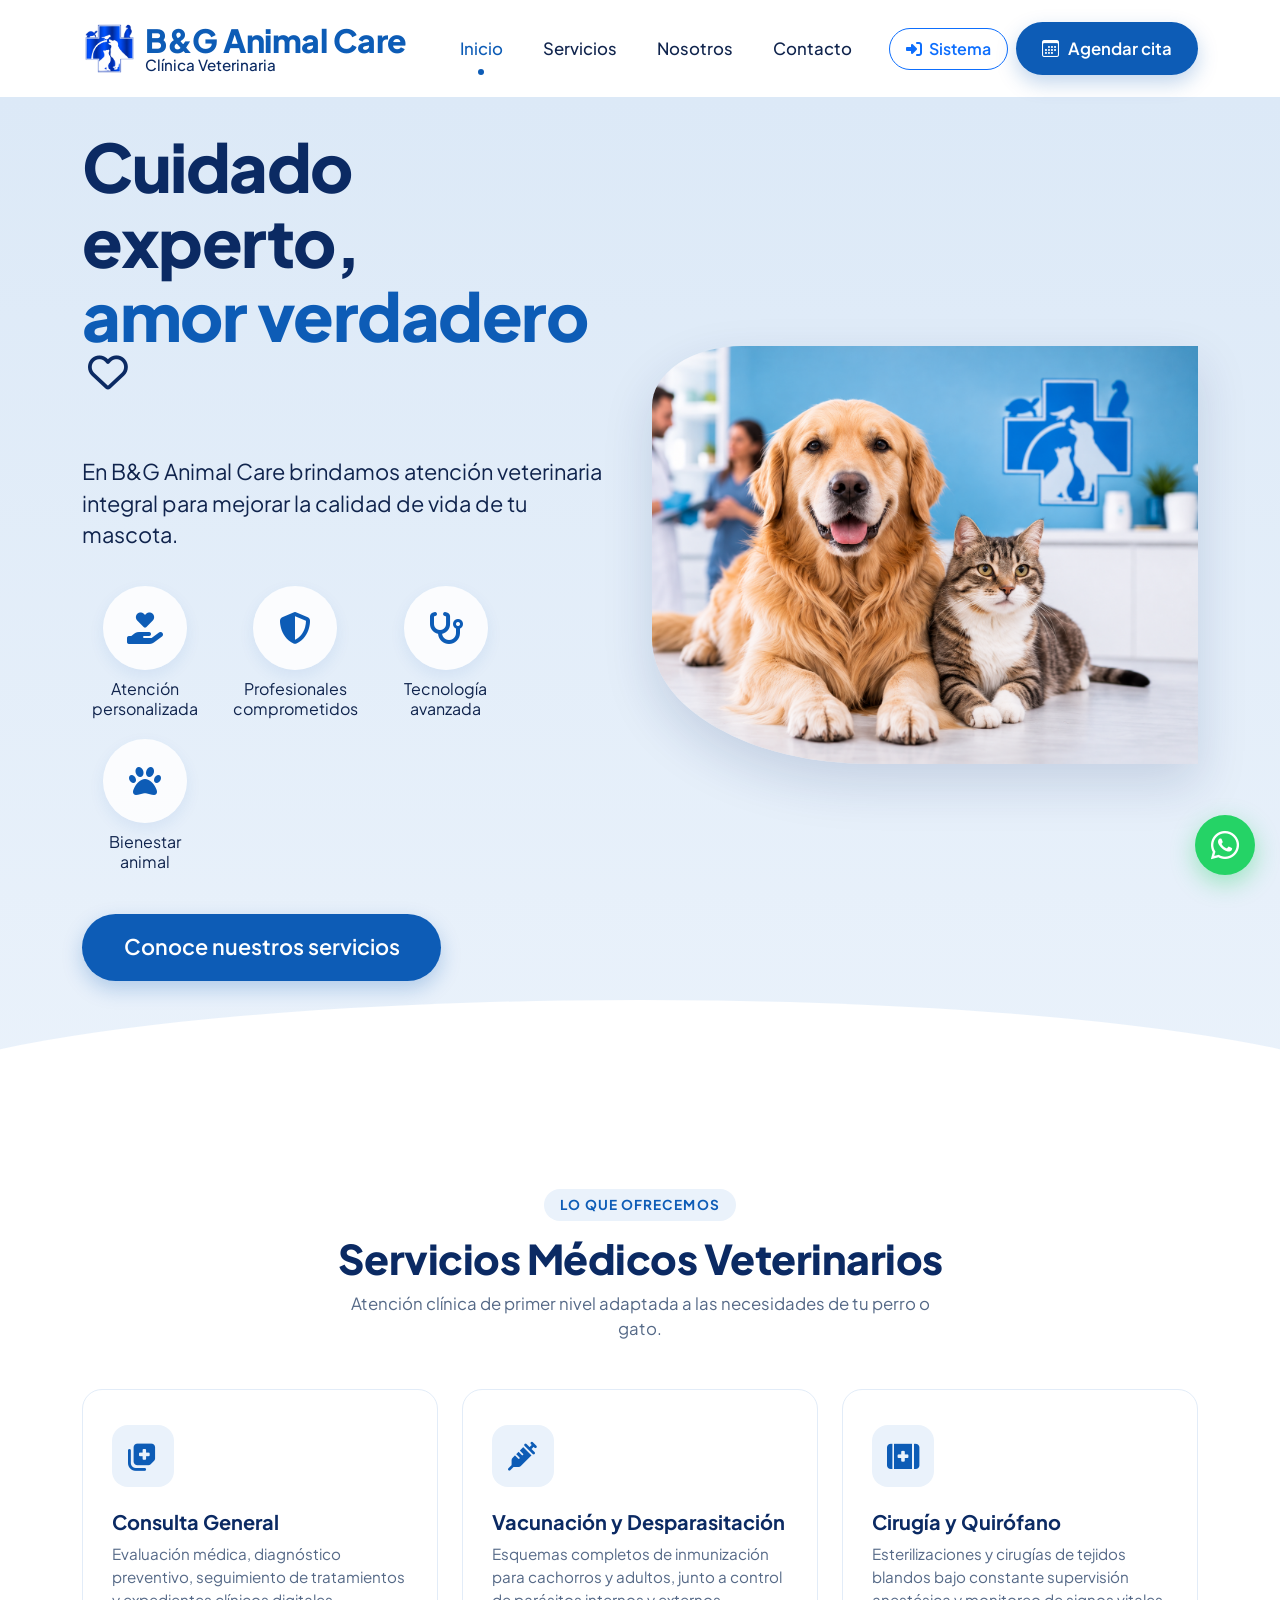
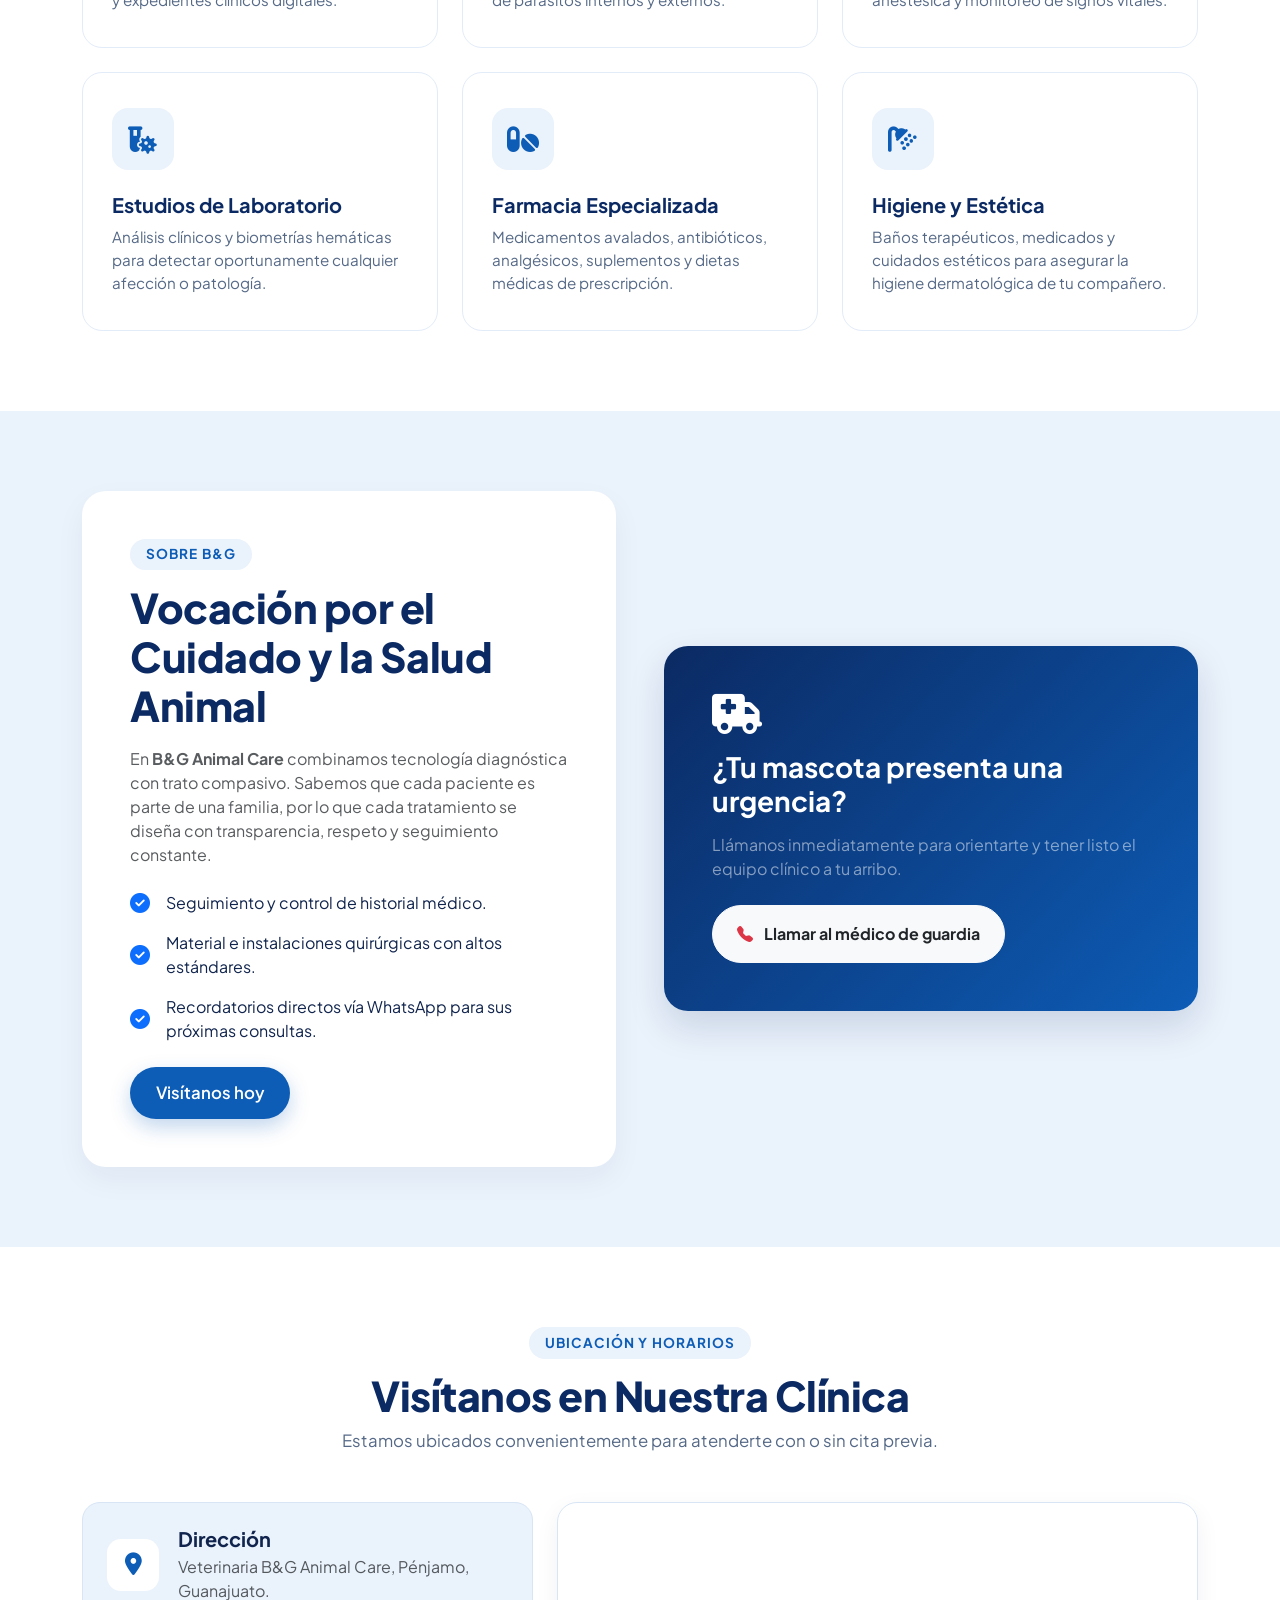
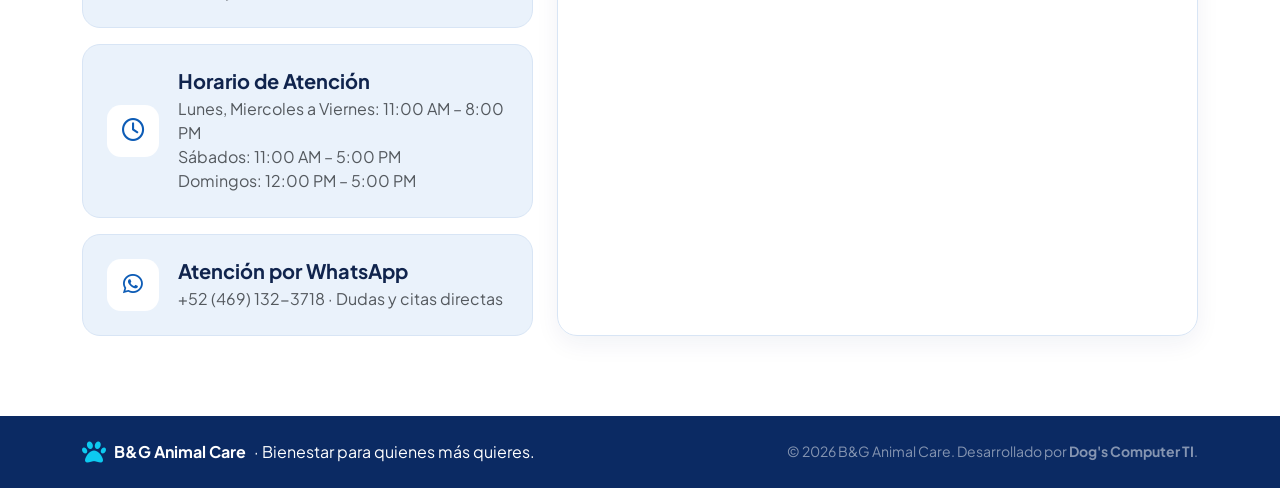
<file: index.html>
<!DOCTYPE html>
<html lang="es">
<head>
    <meta charset="utf-8">
    <meta name="viewport" content="width=device-width, initial-scale=1">
    <title>B&G Animal Care | Clínica Veterinaria</title>
    
    <!-- Fuentes de Google -->
    <link rel="preconnect" href="https://fonts.googleapis.com">
    <link rel="preconnect" href="https://fonts.gstatic.com" crossorigin>
    <link href="https://fonts.googleapis.com/css2?family=Plus+Jakarta+Sans:wght@400;500;600;700;800&display=swap" rel="stylesheet">
    
    <!-- Bootstrap 5.3.3 & Iconos -->
    <link href="https://cdn.jsdelivr.net/npm/bootstrap@5.3.3/dist/css/bootstrap.min.css" rel="stylesheet">
    <link href="https://cdn.jsdelivr.net/npm/bootstrap-icons@1.11.3/font/bootstrap-icons.min.css" rel="stylesheet">
    <link href="https://cdnjs.cloudflare.com/ajax/libs/font-awesome/6.5.2/css/all.min.css" rel="stylesheet">

    <link rel="stylesheet" href="landing_page.css">
</head>
<body>

    <!-- ================= NAVBAR ================= -->
    <div class="sticky-top">
        <header class="encabezado">
            <nav class="navbar navbar-expand-lg">
                <div class="container">
                    <a href="#inicio" class="navbar-brand d-flex align-items-center gap-2">
                        <img src="img/Logo_b&g.png" alt="Logo B&G" height="55" width="55" class="object-fit-contain">
                        <span class="logo-texto">
                            <strong>B&amp;G Animal Care</strong>
                            <small>Clínica Veterinaria</small>
                        </span>
                    </a>

                    <!-- Botón Hamburguesa -->
                    <button class="navbar-toggler" type="button" data-bs-toggle="collapse" data-bs-target="#menuPrincipal" aria-controls="menuPrincipal" aria-expanded="false" aria-label="Abrir Menú">
                        <span class="navbar-toggler-icon"></span>
                    </button>

                    <!-- Menú Desplegable -->
                    <div class="collapse navbar-collapse" id="menuPrincipal">
                        <ul class="navbar-nav mx-auto mb-3 mb-lg-0 gap-lg-4 align-items-center">
                            <li class="nav-item"><a href="#inicio" class="nav-link active">Inicio</a></li>
                            <li class="nav-item"><a href="#servicios" class="nav-link">Servicios</a></li>
                            <li class="nav-item"><a href="#nosotros" class="nav-link">Nosotros</a></li>
                            <li class="nav-item"><a href="#contacto" class="nav-link">Contacto</a></li>
                        </ul>
                        <div class="d-flex align-items-center justify-content-center gap-2 mt-3 mt-lg-0">
                            <!-- Botón Acceso al Sistema -->
                            <button type="button" class="btn btn-outline-primary rounded-pill px-3 py-2 fw-semibold" data-bs-toggle="modal" data-bs-target="#modalLogin">
                                <i class="fa-solid fa-right-to-bracket me-1"></i> Sistema
                            </button>
                            <!-- Botón Agendar Cita -->
                            <a href="https://wa.me/5214691323718?text=Hola,%20me%20gustar%C3%ADa%20agendar%20una%20cita%20veterinaria" target="_blank" rel="noopener" class="btn boton-vet boton-vet-peq">
                                <i class="bi bi-calendar3"></i> Agendar cita
                            </a>
                        </div>
                    </div>
                </div>
            </nav>
        </header>
    </div>
    
    <main>
        <!-- ================= HERO ================= -->
        <section class="portada" id="inicio">
            <div class="container">
                <div class="row align-items-center g-4">
                    <div class="col-lg-6 portada-contenido">
                        <h1 class="portada-titulo">
                            Cuidado experto,
                            <span class="acento">amor verdadero</span>
                            <i class="fa-regular fa-heart corazon-decorativo"></i>
                        </h1>
                        <p class="portada-texto">
                            En B&amp;G Animal Care brindamos atención veterinaria integral para mejorar la calidad de vida de tu mascota.
                        </p>

                        <ul class="caracteristicas list-unstyled">
                            <li>
                                <span class="caracteristica-icono"><i class="fa-solid fa-hand-holding-heart"></i></span>
                                <span class="caracteristica-texto">Atención <br>personalizada</span>
                            </li>
                            <li>
                                <span class="caracteristica-icono"><i class="fa-solid fa-shield-halved"></i></span>
                                <span class="caracteristica-texto">Profesionales <br>comprometidos</span>
                            </li>
                            <li>
                                <span class="caracteristica-icono"><i class="fa-solid fa-stethoscope"></i></span>
                                <span class="caracteristica-texto">Tecnología <br>avanzada</span>
                            </li>
                            <li>
                                <span class="caracteristica-icono"><i class="fa-solid fa-paw"></i></span>
                                <span class="caracteristica-texto">Bienestar <br>animal</span>
                            </li>
                        </ul>
                        <a href="#servicios" class="btn boton-vet boton-vet-grand">Conoce nuestros servicios</a>
                    </div>
                    <div class="col-lg-6">
                        <div class="portada-imagen-caja">
                            <img src="img/portada-mascotas.png" alt="Mascotas atendidas en B&G" class="portada-imagen">
                        </div>
                    </div>
                </div>
            </div>
        </section>

        <!-- ================= SERVICIOS ================= -->
        <section class="seccion-padding" id="servicios">
            <div class="container">
                <div class="text-center mb-5">
                    <span class="badge-subtitulo">Lo que ofrecemos</span>
                    <h2 class="seccion-titulo">Servicios Médicos Veterinarios</h2>
                    <p class="seccion-descripcion">Atención clínica de primer nivel adaptada a las necesidades de tu perro o gato.</p>
                </div>

                <div class="row g-4">
                    <div class="col-md-6 col-lg-4">
                        <div class="tarjeta-servicio">
                            <div class="icono-servicio"><i class="fa-solid fa-notes-medical"></i></div>
                            <h3>Consulta General</h3>
                            <p>Evaluación médica, diagnóstico preventivo, seguimiento de tratamientos y expedientes clínicos digitales.</p>
                        </div>
                    </div>
                    <div class="col-md-6 col-lg-4">
                        <div class="tarjeta-servicio">
                            <div class="icono-servicio"><i class="fa-solid fa-syringe"></i></div>
                            <h3>Vacunación y Desparasitación</h3>
                            <p>Esquemas completos de inmunización para cachorros y adultos, junto a control de parásitos internos y externos.</p>
                        </div>
                    </div>
                    <div class="col-md-6 col-lg-4">
                        <div class="tarjeta-servicio">
                            <div class="icono-servicio"><i class="fa-solid fa-kit-medical"></i></div>
                            <h3>Cirugía y Quirófano</h3>
                            <p>Esterilizaciones y cirugías de tejidos blandos bajo constante supervisión anestésica y monitoreo de signos vitales.</p>
                        </div>
                    </div>
                    <div class="col-md-6 col-lg-4">
                        <div class="tarjeta-servicio">
                            <div class="icono-servicio"><i class="fa-solid fa-vial-virus"></i></div>
                            <h3>Estudios de Laboratorio</h3>
                            <p>Análisis clínicos y biometrías hemáticas para detectar oportunamente cualquier afección o patología.</p>
                        </div>
                    </div>
                    <div class="col-md-6 col-lg-4">
                        <div class="tarjeta-servicio">
                            <div class="icono-servicio"><i class="fa-solid fa-pills"></i></div>
                            <h3>Farmacia Especializada</h3>
                            <p>Medicamentos avalados, antibióticos, analgésicos, suplementos y dietas médicas de prescripción.</p>
                        </div>
                    </div>
                    <div class="col-md-6 col-lg-4">
                        <div class="tarjeta-servicio">
                            <div class="icono-servicio"><i class="fa-solid fa-shower"></i></div>
                            <h3>Higiene y Estética</h3>
                            <p>Baños terapéuticos, medicados y cuidados estéticos para asegurar la higiene dermatológica de tu compañero.</p>
                        </div>
                    </div>
                </div>
            </div>
        </section>

        <!-- ================= NOSOTROS ================= -->
        <section class="seccion-nosotros" id="nosotros">
            <div class="container">
                <div class="row align-items-center g-5">
                    <div class="col-lg-6">
                        <div class="tarjeta-nosotros-box p-4 p-md-5">
                            <span class="badge-subtitulo">Sobre B&amp;G</span>
                            <h2 class="seccion-titulo text-start mb-3">Vocación por el Cuidado y la Salud Animal</h2>
                            <p class="text-muted">
                                En <strong>B&amp;G Animal Care</strong> combinamos tecnología diagnóstica con trato compasivo. Sabemos que cada paciente es parte de una familia, por lo que cada tratamiento se diseña con transparencia, respeto y seguimiento constante.
                            </p>
                            <ul class="list-unstyled d-grid gap-3 mt-4 mb-4">
                                <li class="d-flex align-items-center gap-3">
                                    <i class="fa-solid fa-circle-check text-primary fs-5"></i>
                                    <span>Seguimiento y control de historial médico.</span>
                                </li>
                                <li class="d-flex align-items-center gap-3">
                                    <i class="fa-solid fa-circle-check text-primary fs-5"></i>
                                    <span>Material e instalaciones quirúrgicas con altos estándares.</span>
                                </li>
                                <li class="d-flex align-items-center gap-3">
                                    <i class="fa-solid fa-circle-check text-primary fs-5"></i>
                                    <span>Recordatorios directos vía WhatsApp para sus próximas consultas.</span>
                                </li>
                            </ul>
                            <a href="#contacto" class="btn boton-vet boton-vet-peq">Visítanos hoy</a>
                        </div>
                    </div>
                    <div class="col-lg-6">
                        <div class="tarjeta-urgencia p-4 p-md-5 text-white">
                            <i class="fa-solid fa-truck-medical fs-1 mb-3"></i>
                            <h3 class="fw-bold mb-3">¿Tu mascota presenta una urgencia?</h3>
                            <p class="mb-4 text-white-50">Llámanos inmediatamente para orientarte y tener listo el equipo clínico a tu arribo.</p>
                            <a href="tel:+5214691267790" class="btn btn-light rounded-pill px-4 py-3 fw-bold text-dark">
                                <i class="bi bi-telephone-fill me-2 text-danger"></i> Llamar al médico de guardia
                            </a>
                        </div>
                    </div>
                </div>
            </div>
        </section>

        <!-- ================= CONTACTO Y UBICACIÓN ================= -->
        <section class="seccion-padding" id="contacto">
            <div class="container">
                <div class="text-center mb-5">
                    <span class="badge-subtitulo">Ubicación y Horarios</span>
                    <h2 class="seccion-titulo">Visítanos en Nuestra Clínica</h2>
                    <p class="seccion-descripcion">Estamos ubicados convenientemente para atenderte con o sin cita previa.</p>
                </div>

                <div class="row g-4 align-items-stretch">
                    <div class="col-lg-5">
                        <div class="d-flex flex-column gap-3 h-100 justify-content-between">
                            <div class="tarjeta-contacto">
                                <div class="contacto-icono"><i class="fa-solid fa-location-dot"></i></div>
                                <div>
                                    <h5 class="fw-bold mb-1">Dirección</h5>
                                    <p class="text-muted mb-0">Veterinaria B&amp;G Animal Care, Pénjamo, Guanajuato.</p>
                                </div>
                            </div>
                            <div class="tarjeta-contacto">
                                <div class="contacto-icono"><i class="fa-regular fa-clock"></i></div>
                                <div>
                                    <h5 class="fw-bold mb-1">Horario de Atención</h5>
                                    <p class="text-muted mb-0">Lunes, Miercoles a Viernes: 11:00 AM – 8:00 PM<br>Sábados: 11:00 AM – 5:00 PM<br>Domingos: 12:00 PM – 5:00 PM</p>
                                </div>
                            </div>
                            <div class="tarjeta-contacto">
                                <div class="contacto-icono"><i class="fa-brands fa-whatsapp"></i></div>
                                <div>
                                    <h5 class="fw-bold mb-1">Atención por WhatsApp</h5>
                                    <p class="text-muted mb-0">+52 (469) 132-3718 · Dudas y citas directas</p>
                                </div>
                            </div>
                        </div>
                    </div>

                    <!-- Mapa de Google Maps -->
                    <div class="col-lg-7">
                        <div class="mapa-caja h-100">
                            <iframe 
                                src="https://www.google.com/maps/embed?pb=!1m18!1m12!1m3!1d3738.806010793495!2d-101.72221982480512!3d20.432062681071983!2m3!1f0!2f0!3f0!3m2!1i1024!2i768!4f13.1!3m3!1m2!1s0x842c13c632c0bea5%3A0xb654a2e99ffec23e!2sVeterinaria%20B%26G%20Animal%20Care!5e0!3m2!1ses-419!2smx!4v1794425595238!5m2!1ses-419!2smx"
                                width="100%" 
                                height="100%" 
                                style="border:0; min-height: 350px;" 
                                allowfullscreen="" 
                                loading="lazy" 
                                referrerpolicy="no-referrer-when-downgrade">
                            </iframe>
                        </div>
                    </div>
                </div>
            </div>
        </section>
    </main>

    <!-- ================= FOOTER ================= -->
    <footer class="pie-pagina text-white py-4">
        <div class="container d-flex flex-column flex-md-row justify-content-between align-items-center gap-3">
            <div class="d-flex align-items-center gap-2">
                <i class="fa-solid fa-paw fs-4 text-info"></i>
                <span class="fw-bold">B&amp;G Animal Care</span> · Bienestar para quienes más quieres.
            </div>
            <div class="text-center text-md-end text-white-50 small">
                © <span id="anioActual"></span> B&amp;G Animal Care. Desarrollado por <strong>Dog's Computer TI</strong>.
            </div>
        </div>
    </footer>

    <!-- ================= BOTÓN FLOTANTE WHATSAPP ================= -->
    <a href="https://wa.me/5214691323718?text=Hola,%20solicito%20informaci%C3%B3n%20sobre%20sus%20servicios%20veterinarios" 
       target="_blank" 
       rel="noopener" 
       class="btn-flotante-wsp" 
       aria-label="Contactar por WhatsApp">
        <i class="fa-brands fa-whatsapp"></i>
    </a>

    <!-- ================= MODAL LOGIN SISTEMA ================= -->
    <div class="modal fade" id="modalLogin" tabindex="-1" aria-labelledby="modalLoginLabel" aria-hidden="true">
        <div class="modal-dialog modal-dialog-centered">
            <div class="modal-content border-0 shadow-lg rounded-4 p-3">
                <div class="modal-header border-0 pb-0">
                    <h5 class="modal-title fw-bold text-primary" id="modalLoginLabel">
                        <i class="fa-solid fa-shield-cat me-2"></i>Acceso al Personal
                    </h5>
                    <button type="button" class="btn-close" data-bs-dismiss="modal" aria-label="Cerrar"></button>
                </div>
                <div class="modal-body pt-3">
                    <p class="text-muted small mb-4">Ingresa con tus credenciales asignadas para administrar expedientes, inventario y citas.</p>
                    <form action="#" method="POST" onsubmit="event.preventDefault(); alert('Backend en desarrollo.');">
                        <div class="mb-3">
                            <label for="correo" class="form-label fw-semibold small">Correo Electrónico</label>
                            <input type="email" class="form-control rounded-3 py-2" id="correo" required placeholder="personal@bgvet.mx">
                        </div>
                        <div class="mb-4">
                            <label for="clave" class="form-label fw-semibold small">Contraseña</label>
                            <input type="password" class="form-control rounded-3 py-2" id="clave" required placeholder="••••••••">
                        </div>
                        <button type="submit" class="btn boton-vet w-100 justify-content-center py-2">
                            Iniciar Sesión
                        </button>
                    </form>
                </div>
            </div>
        </div>
    </div>

    <!-- Scripts de Bootstrap y lógica personalizada -->
    <script src="https://cdn.jsdelivr.net/npm/bootstrap@5.3.3/dist/js/bootstrap.bundle.min.js"></script>
    <script src="landing_page.js"></script>
</body>
</html>
</file>
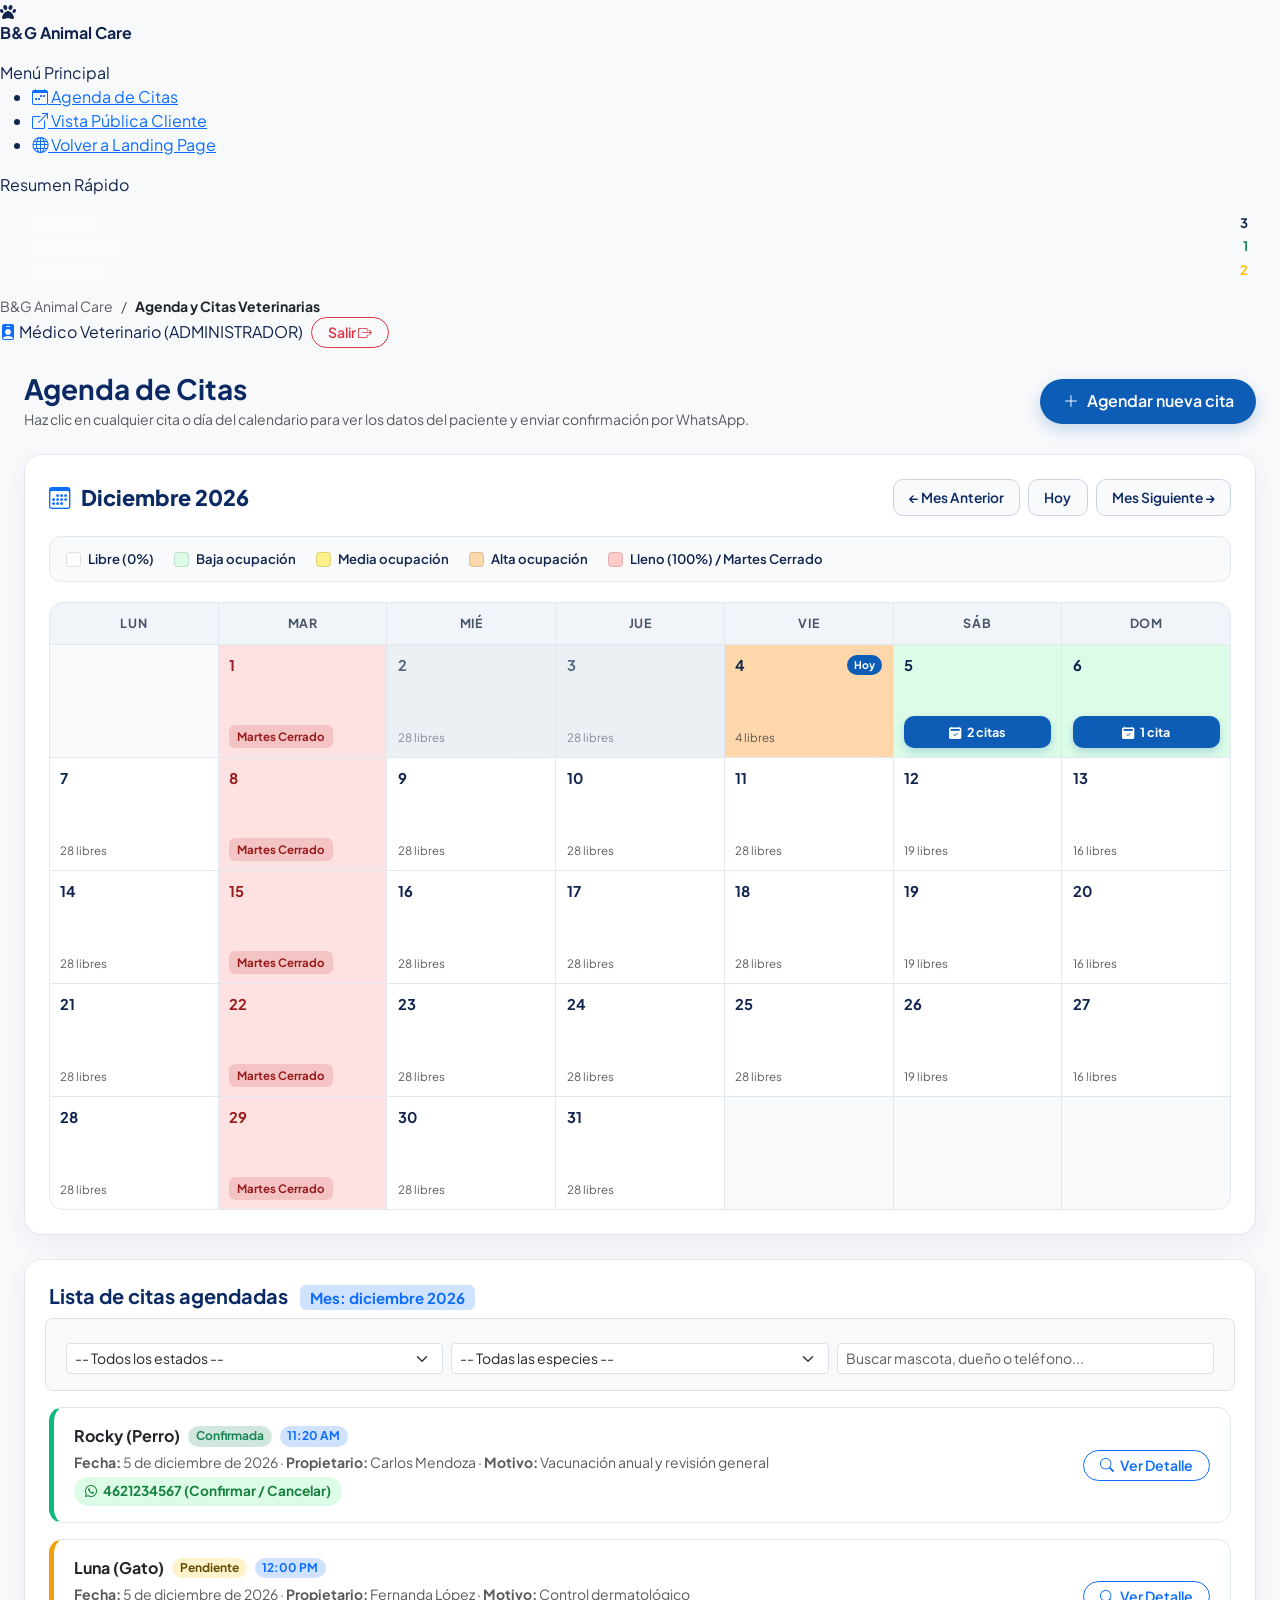
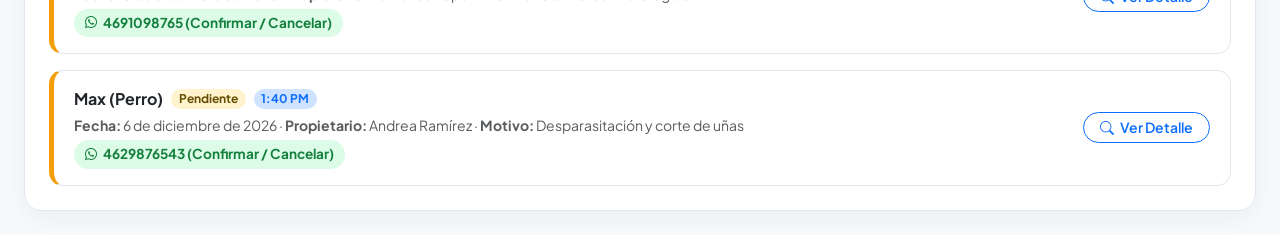
<file: admin_citas.html>
<!DOCTYPE html>
<html lang="es">
<head>
    <meta charset="utf-8">
    <meta name="viewport" content="width=device-width, initial-scale=1">
    <title>Panel Administrador - Agenda | B&amp;G Animal Care</title>

    <link rel="preconnect" href="https://fonts.googleapis.com">
    <link rel="preconnect" href="https://fonts.gstatic.com" crossorigin>
    <link href="https://fonts.googleapis.com/css2?family=Plus+Jakarta+Sans:wght@400;500;600;700;800&display=swap" rel="stylesheet">

    <link href="https://cdn.jsdelivr.net/npm/bootstrap@5.3.3/dist/css/bootstrap.min.css" rel="stylesheet">
    <link href="https://cdn.jsdelivr.net/npm/bootstrap-icons@1.11.3/font/bootstrap-icons.min.css" rel="stylesheet">
    <link href="https://cdnjs.cloudflare.com/ajax/libs/font-awesome/6.5.2/css/all.min.css" rel="stylesheet">

    <link rel="stylesheet" href="css/citas.css">
</head>
<body data-modo="admin">

    <div class="admin-wrapper">
        <!-- ================= SIDEBAR IZQUIERDO ================= -->
        <aside class="admin-sidebar">
            <div class="sidebar-brand">
                <div class="sidebar-brand-icon">
                    <i class="fa-solid fa-paw"></i>
                </div>
                <div style="line-height:1.15;">
                    <strong class="d-block fs-6">B&amp;G Animal Care</strong>
                    <small class="text-white-50" style="font-size:0.75rem;">Gestión Clínica y Citas</small>
                </div>
            </div>

            <div class="sidebar-section-label">Menú Principal</div>
            <ul class="sidebar-nav">
                <li>
                    <a href="admin_citas.html" class="sidebar-link active">
                        <i class="bi bi-calendar-week"></i> Agenda de Citas
                    </a>
                </li>
                <li>
                    <a href="agendar_cita.html" target="_blank" class="sidebar-link">
                        <i class="bi bi-box-arrow-up-right"></i> Vista Pública Cliente
                    </a>
                </li>
                <li>
                    <a href="index.html" class="sidebar-link">
                        <i class="bi bi-globe"></i> Volver a Landing Page
                    </a>
                </li>
            </ul>

            <div class="sidebar-section-label mt-3">Resumen Rápido</div>
            <div class="px-3">
                <div class="p-3 rounded-3" style="background: rgba(255,255,255,0.08); font-size:0.82rem;">
                    <div class="d-flex justify-content-between mb-1">
                        <span class="text-white-50">Total mes:</span>
                        <strong id="statTotalMes">0</strong>
                    </div>
                    <div class="d-flex justify-content-between mb-1">
                        <span class="text-white-50">Confirmadas:</span>
                        <strong class="text-success" id="statConfirmadas">0</strong>
                    </div>
                    <div class="d-flex justify-content-between">
                        <span class="text-white-50">Pendientes:</span>
                        <strong class="text-warning" id="statPendientes">0</strong>
                    </div>
                </div>
            </div>
        </aside>

        <!-- ================= CONTENIDO PRINCIPAL ================= -->
        <div class="admin-main">
            <!-- Barra Superior -->
            <div class="admin-topbar">
                <div class="d-flex align-items-center gap-2 text-muted small">
                    <span>B&amp;G Animal Care</span>
                    <span>/</span>
                    <strong class="text-dark">Agenda y Citas Veterinarias</strong>
                </div>
                <div class="d-flex align-items-center gap-2">
                    <span class="admin-badge-pill">
                        <i class="bi bi-person-badge-fill text-primary"></i>
                        Médico Veterinario (ADMINISTRADOR)
                    </span>
                    <a href="index.html" class="btn btn-sm btn-outline-danger rounded-pill fw-semibold px-3">
                        Salir <i class="bi bi-box-arrow-right"></i>
                    </a>
                </div>
            </div>

            <div class="container-fluid p-4">
                <!-- Título de Sección + Botón Nueva Cita Manual -->
                <div class="d-flex flex-wrap justify-content-between align-items-center gap-3 mb-4">
                    <div>
                        <h1 class="h3 fw-bold mb-1" style="color: var(--vet-azul-oscuro);">Agenda de Citas</h1>
                        <p class="text-muted small mb-0">
                            Haz clic en cualquier cita o día del calendario para ver los datos del paciente y enviar confirmación por WhatsApp.
                        </p>
                    </div>
                    <button type="button" class="btn boton-vet" id="btnAdminNuevaCita">
                        <i class="bi bi-plus-lg"></i> Agendar nueva cita
                    </button>
                </div>

                <!-- ================= CALENDARIO MENSUAL ADMIN ================= -->
                <div class="calendar-card mb-4">
                    <div class="calendar-toolbar">
                        <h2 class="calendar-month-title">
                            <i class="bi bi-calendar3 text-primary"></i>
                            <span id="nombreMesAnio">Noviembre 2026</span>
                        </h2>
                        <div class="d-flex align-items-center gap-2">
                            <button type="button" class="btn-cal-nav" id="btnMesAnterior">← Mes Anterior</button>
                            <button type="button" class="btn-cal-nav" id="btnHoy">Hoy</button>
                            <button type="button" class="btn-cal-nav" id="btnMesSiguiente">Mes Siguiente →</button>
                        </div>
                    </div>

                    <!-- Leyenda de ocupación -->
                    <div class="leyenda-colores">
                        <span class="leyenda-item"><span class="leyenda-dot" style="background:#ffffff;"></span> Libre (0%)</span>
                        <span class="leyenda-item"><span class="leyenda-dot" style="background:#dcfce7;"></span> Baja ocupación</span>
                        <span class="leyenda-item"><span class="leyenda-dot" style="background:#fef08a;"></span> Media ocupación</span>
                        <span class="leyenda-item"><span class="leyenda-dot" style="background:#fed7aa;"></span> Alta ocupación</span>
                        <span class="leyenda-item"><span class="leyenda-dot" style="background:#fecaca;"></span> Lleno (100%) / Martes Cerrado</span>
                    </div>

                    <div class="calendar-grid" id="calendarioGrid"></div>
                </div>

                <!-- ================= LISTA DETALLADA DE CITAS AGENDADAS ================= -->
                <div class="calendar-card">
                    <div class="d-flex flex-wrap justify-content-between align-items-center gap-3 mb-3">
                        <h3 class="h5 fw-bold mb-0" style="color: var(--vet-azul-oscuro);">
                            Lista de citas agendadas <span id="etiquetaFiltroFecha" class="badge bg-primary-subtle text-primary ms-2"></span>
                        </h3>
                        <button type="button" class="btn btn-sm btn-outline-secondary rounded-pill d-none" id="btnLimpiarFiltroFecha">
                            Ver todas las del mes
                        </button>
                    </div>

                    <!-- Filtros -->
                    <div class="row g-2 p-3 bg-light rounded-3 border mb-3">
                        <div class="col-md-4">
                            <select class="form-select form-select-sm" id="filtroEstado">
                                <option value="TODOS">-- Todos los estados --</option>
                                <option value="Pendiente">Pendiente por confirmar</option>
                                <option value="Confirmada">Confirmada</option>
                                <option value="Cancelada">Cancelada</option>
                            </select>
                        </div>
                        <div class="col-md-4">
                            <select class="form-select form-select-sm" id="filtroEspecie">
                                <option value="TODAS">-- Todas las especies --</option>
                                <option value="Perro">Perro</option>
                                <option value="Gato">Gato</option>
                                <option value="Conejo">Conejo</option>
                                <option value="Ave">Ave</option>
                                <option value="Otra">Otras especies</option>
                            </select>
                        </div>
                        <div class="col-md-4">
                            <input type="search" class="form-control form-control-sm" id="busquedaCita" placeholder="Buscar mascota, dueño o teléfono...">
                        </div>
                    </div>

                    <div id="listaCitasAdmin" class="d-flex flex-column gap-3"></div>
                </div>
            </div>
        </div>
    </div>

    <!-- ================= MODAL LISTA DE CITAS DEL DÍA ================= -->
    <div class="modal fade" id="modalCitasDia" tabindex="-1" aria-labelledby="tituloModalCitasDia" aria-hidden="true">
        <div class="modal-dialog modal-dialog-centered modal-lg modal-dialog-scrollable">
            <div class="modal-content border-0 shadow-lg rounded-4">
                <div class="modal-header border-0 pb-2 pt-4 px-4">
                    <div>
                        <span class="badge bg-primary-subtle text-primary rounded-pill px-3 py-1 mb-1">Agenda del Día</span>
                        <h4 class="modal-title fw-bold" id="tituloModalCitasDia" style="color: var(--vet-azul-oscuro);">
                            Citas del <span id="modalCitasDiaFecha" class="text-primary"></span>
                        </h4>
                    </div>
                    <button type="button" class="btn-close" data-bs-dismiss="modal" aria-label="Cerrar"></button>
                </div>

                <div class="modal-body px-4 py-3">
                    <div id="modalCitasDiaLista" class="d-flex flex-column gap-3"></div>
                </div>

                <div class="modal-footer border-0 pt-2 pb-4 px-4 justify-content-between">
                    <button type="button" class="btn btn-outline-primary rounded-pill px-3 fw-semibold" id="btnAgendarDesdeModalDia">
                        <i class="bi bi-plus-lg me-1"></i> Agendar cita este día
                    </button>
                    <button type="button" class="btn btn-light rounded-pill px-4 fw-semibold" data-bs-dismiss="modal">
                        Cerrar
                    </button>
                </div>
            </div>
        </div>
    </div>

    <!-- ================= MODAL DETALLE DE CITA Y ACCIONES WHATSAPP ================= -->
    <div class="modal fade" id="modalDetalleCita" tabindex="-1" aria-hidden="true">
        <div class="modal-dialog modal-dialog-centered">
            <div class="modal-content border-0 shadow-lg rounded-4">
                <div class="modal-header border-0 pb-0 pt-4 px-4">
                    <div>
                        <span id="detalleEstadoBadge" class="badge rounded-pill px-3 py-1 mb-1">Pendiente</span>
                        <h5 class="modal-title fw-bold" style="color: var(--vet-azul-oscuro);">Detalle de la Cita</h5>
                    </div>
                    <button type="button" class="btn-close" data-bs-dismiss="modal" aria-label="Cerrar"></button>
                </div>

                <div class="modal-body p-4">
                    <div class="bg-light rounded-4 p-3 mb-3 border">
                        <div class="row g-2 small">
                            <div class="col-6">
                                <span class="text-muted d-block">Fecha de consulta</span>
                                <strong id="detFecha" class="fs-6 text-dark"></strong>
                            </div>
                            <div class="col-6">
                                <span class="text-muted d-block">Hora reservada</span>
                                <strong id="detHora" class="fs-6 text-primary"></strong>
                            </div>
                            <div class="col-12"><hr class="my-1"></div>
                            <div class="col-6">
                                <span class="text-muted d-block">Paciente (Mascota)</span>
                                <strong id="detMascota"></strong>
                            </div>
                            <div class="col-6">
                                <span class="text-muted d-block">Especie</span>
                                <strong id="detEspecie"></strong>
                            </div>
                            <div class="col-12 mt-2">
                                <span class="text-muted d-block">Motivo de consulta</span>
                                <strong id="detMotivo"></strong>
                            </div>
                            <div class="col-12"><hr class="my-1"></div>
                            <div class="col-12">
                                <span class="text-muted d-block">Propietario</span>
                                <strong id="detPropietario"></strong>
                            </div>
                            <div class="col-12 mt-2">
                                <span class="text-muted d-block mb-1">Teléfono (Clic para enviar WhatsApp)</span>
                                <a href="#" id="detTelefonoWa" target="_blank" rel="noopener" class="wa-phone-link fs-6">
                                    <i class="fa-brands fa-whatsapp"></i> <span id="detTelefonoTexto"></span>
                                </a>
                            </div>
                        </div>
                    </div>

                    <p class="small text-muted mb-2 fw-semibold">Acciones rápidas de gestión:</p>
                    <div class="d-grid gap-2">
                        <a href="#" id="btnWaConfirmar" target="_blank" rel="noopener" class="btn btn-success rounded-pill fw-bold">
                            <i class="fa-brands fa-whatsapp me-1"></i> Confirmar cita por WhatsApp
                        </a>
                        <a href="#" id="btnWaCancelar" target="_blank" rel="noopener" class="btn btn-outline-danger rounded-pill fw-bold">
                            <i class="fa-brands fa-whatsapp me-1"></i> Cancelar / Reagendar por WhatsApp
                        </a>
                    </div>
                </div>
            </div>
        </div>
    </div>

    <!-- Modal para que el Admin también pueda agendar manualmente -->
    <div class="modal fade" id="modalFormularioCita" tabindex="-1" aria-hidden="true">
        <div class="modal-dialog modal-dialog-centered modal-lg">
            <div class="modal-content border-0 shadow-lg rounded-4">
                <div class="modal-header border-0 pb-0 pt-4 px-4">
                    <div>
                        <span class="badge bg-primary-subtle text-primary rounded-pill px-3 py-1 mb-1">Registro Manual Admin</span>
                        <h4 class="modal-title fw-bold" style="color: var(--vet-azul-oscuro);">
                            Nueva Cita (<span id="fechaSeleccionadaTexto" class="text-primary"></span>)
                        </h4>
                    </div>
                    <button type="button" class="btn-close" data-bs-dismiss="modal" aria-label="Cerrar"></button>
                </div>
                <form id="formNuevaCita" class="modal-body p-4">
                    <div class="row g-3">
                        <div class="col-md-6">
                            <label for="inputFechaCita" class="form-label fw-semibold">Fecha *</label>
                            <input type="date" class="form-control rounded-3 py-2" id="inputFechaCita" required>
                        </div>
                        <div class="col-md-6">
                            <label for="horaCita" class="form-label fw-semibold">Hora disponible *</label>
                            <select class="form-select rounded-3 py-2" id="horaCita" required></select>
                        </div>
                        <div class="col-md-6">
                            <label for="especieMascota" class="form-label fw-semibold">Especie *</label>
                            <select class="form-select rounded-3 py-2" id="especieMascota" required>
                                <option value="Perro">Perro</option>
                                <option value="Gato">Gato</option>
                                <option value="Conejo">Conejo</option>
                                <option value="Ave">Ave</option>
                                <option value="Otra especie">Otra especie</option>
                            </select>
                        </div>
                        <div class="col-md-6">
                            <label for="nombreMascota" class="form-label fw-semibold">Nombre de la mascota *</label>
                            <input type="text" class="form-control rounded-3 py-2" id="nombreMascota" required>
                        </div>
                        <div class="col-12">
                            <label for="motivoConsulta" class="form-label fw-semibold">Motivo de consulta *</label>
                            <input type="text" class="form-control rounded-3 py-2" id="motivoConsulta" required>
                        </div>
                        <div class="col-md-6">
                            <label for="nombrePropietario" class="form-label fw-semibold">Propietario *</label>
                            <input type="text" class="form-control rounded-3 py-2" id="nombrePropietario" required>
                        </div>
                        <div class="col-md-6">
                            <label for="telefonoPropietario" class="form-label fw-semibold">Teléfono (10 dígitos) *</label>
                            <input type="tel" class="form-control rounded-3 py-2" id="telefonoPropietario" required pattern="[0-9]{10}" maxlength="10">
                        </div>
                    </div>
                    <div class="d-flex justify-content-end gap-2 mt-4">
                        <button type="button" class="btn btn-light rounded-pill px-4" data-bs-dismiss="modal">Cerrar</button>
                        <button type="submit" class="btn boton-vet px-4">Guardar Cita</button>
                    </div>
                </form>
            </div>
        </div>
    </div>

    <script src="https://cdn.jsdelivr.net/npm/bootstrap@5.3.3/dist/js/bootstrap.bundle.min.js"></script>
    <script src="js/citas.js"></script>
</body>
</html>
</file>
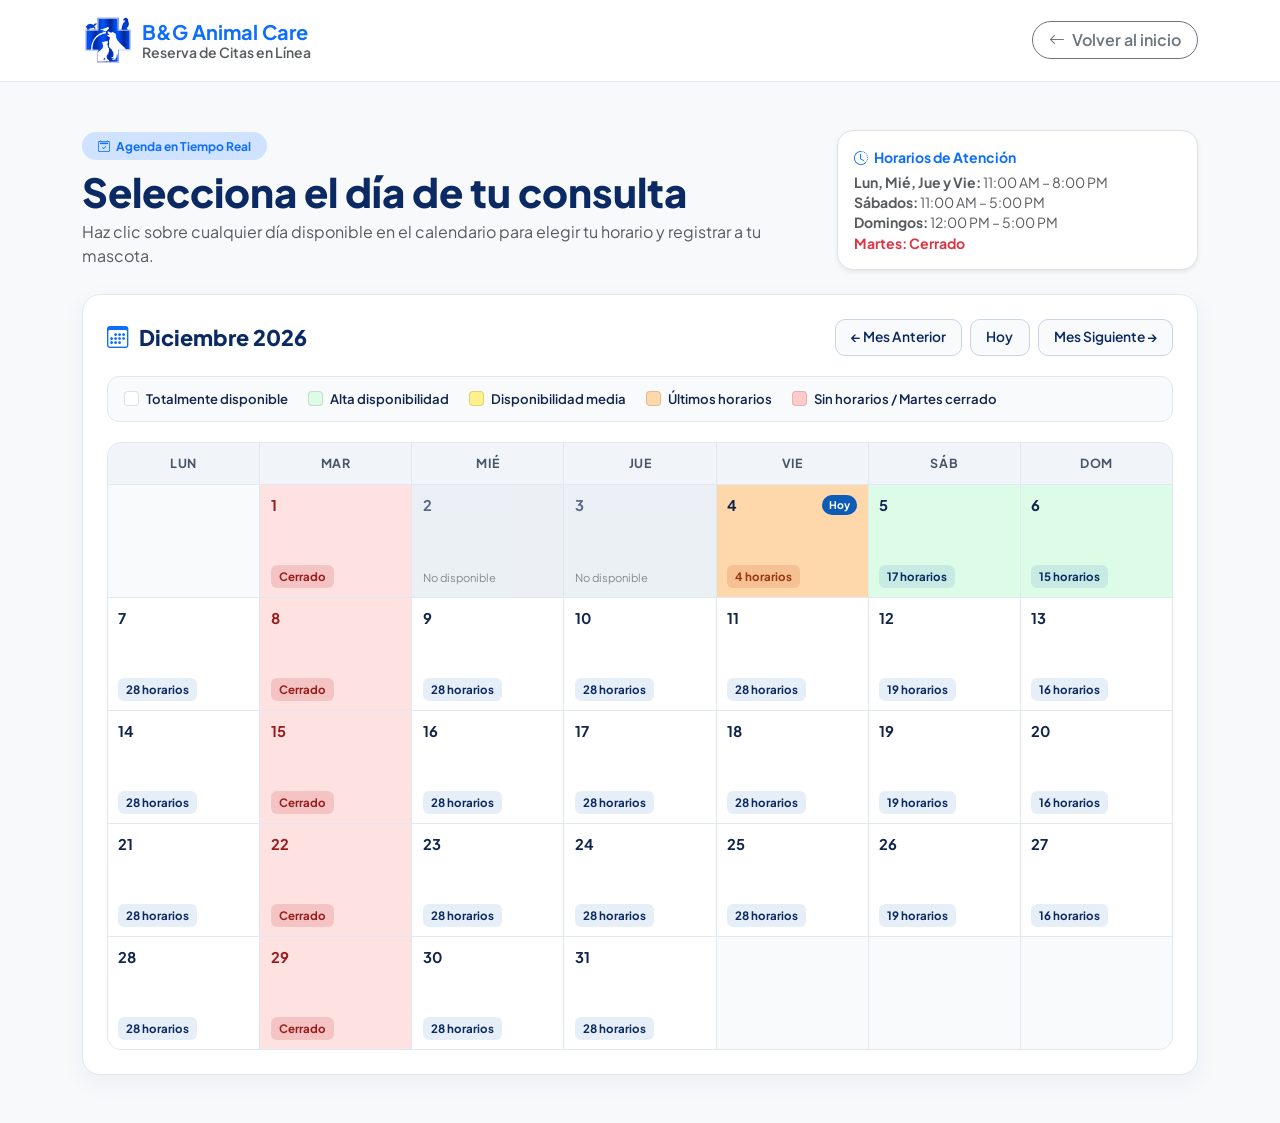
<file: agendar_cita.html>
<!DOCTYPE html>
<html lang="es">
<head>
    <meta charset="utf-8">
    <meta name="viewport" content="width=device-width, initial-scale=1">
    <title>Agendar Cita | B&amp;G Animal Care</title>

    <link rel="preconnect" href="https://fonts.googleapis.com">
    <link rel="preconnect" href="https://fonts.gstatic.com" crossorigin>
    <link href="https://fonts.googleapis.com/css2?family=Plus+Jakarta+Sans:wght@400;500;600;700;800&display=swap" rel="stylesheet">

    <link href="https://cdn.jsdelivr.net/npm/bootstrap@5.3.3/dist/css/bootstrap.min.css" rel="stylesheet">
    <link href="https://cdn.jsdelivr.net/npm/bootstrap-icons@1.11.3/font/bootstrap-icons.min.css" rel="stylesheet">
    <link href="https://cdnjs.cloudflare.com/ajax/libs/font-awesome/6.5.2/css/all.min.css" rel="stylesheet">

    <link rel="stylesheet" href="css/citas.css">
</head>
<body data-modo="cliente">

    <!-- Navbar Superior -->
    <header class="client-header sticky-top">
        <div class="container d-flex flex-wrap align-items-center justify-content-between gap-3">
            <a href="index.php" class="d-flex align-items-center gap-2 text-decoration-none">
                <img src="img/Logo_b&g.png" alt="Logo B&G Animal Care" height="52" width="52" class="object-fit-contain">
                <div style="line-height:1.1;">
                    <strong class="fs-5 text-primary d-block">B&amp;G Animal Care</strong>
                    <small class="text-muted fw-semibold">Reserva de Citas en Línea</small>
                </div>
            </a>

            <div class="d-flex align-items-center gap-2">
                <a href="index.php" class="btn btn-outline-secondary rounded-pill px-3 fw-semibold">
                    <i class="bi bi-arrow-left me-1"></i> Volver al inicio
                </a>
            </div>
        </div>
    </header>

    <main class="container py-4 py-md-5">
        <!-- Encabezado -->
        <div class="row align-items-center mb-4 g-3">
            <div class="col-lg-8">
                <span class="badge bg-primary-subtle text-primary rounded-pill px-3 py-2 fw-bold mb-2">
                    <i class="bi bi-calendar2-check me-1"></i> Agenda en Tiempo Real
                </span>
                <h1 class="fw-extrabold mb-1" style="color: var(--vet-azul-oscuro); font-weight:800;">
                    Selecciona el día de tu consulta
                </h1>
                <p class="text-muted mb-0">
                    Haz clic sobre cualquier día disponible en el calendario para elegir tu horario y registrar a tu mascota.
                </p>
            </div>
            <div class="col-lg-4 text-lg-end">
                <div class="p-3 bg-white rounded-4 border shadow-sm text-start">
                    <div class="fw-bold small text-primary mb-1"><i class="bi bi-clock-history me-1"></i> Horarios de Atención</div>
                    <div class="small text-muted" style="line-height:1.45;">
                        <strong>Lun, Mié, Jue y Vie:</strong> 11:00 AM – 8:00 PM<br>
                        <strong>Sábados:</strong> 11:00 AM – 5:00 PM<br>
                        <strong>Domingos:</strong> 12:00 PM – 5:00 PM<br>
                        <span class="text-danger fw-bold">Martes: Cerrado</span>
                    </div>
                </div>
            </div>
        </div>

        <!-- Tarjeta del Calendario -->
        <div class="calendar-card">
            <div class="calendar-toolbar">
                <h2 class="calendar-month-title" id="tituloMes">
                    <i class="bi bi-calendar3 text-primary"></i>
                    <span id="nombreMesAnio">Noviembre 2026</span>
                </h2>
                <div class="d-flex align-items-center gap-2">
                    <button type="button" class="btn-cal-nav" id="btnMesAnterior">← Mes Anterior</button>
                    <button type="button" class="btn-cal-nav" id="btnHoy">Hoy</button>
                    <button type="button" class="btn-cal-nav" id="btnMesSiguiente">Mes Siguiente →</button>
                </div>
            </div>

            <!-- Leyenda de colores -->
            <div class="leyenda-colores">
                <span class="leyenda-item"><span class="leyenda-dot" style="background:#ffffff;"></span> Totalmente disponible</span>
                <span class="leyenda-item"><span class="leyenda-dot" style="background:#dcfce7;"></span> Alta disponibilidad</span>
                <span class="leyenda-item"><span class="leyenda-dot" style="background:#fef08a;"></span> Disponibilidad media</span>
                <span class="leyenda-item"><span class="leyenda-dot" style="background:#fed7aa;"></span> Últimos horarios</span>
                <span class="leyenda-item"><span class="leyenda-dot" style="background:#fecaca;"></span> Sin horarios / Martes cerrado</span>
            </div>

            <!-- Grid del calendario -->
            <div class="calendar-grid" id="calendarioGrid"></div>
        </div>
    </main>

    <!-- ================= MODAL FORMULARIO DE REGISTRO DE CITA ================= -->
    <div class="modal fade" id="modalFormularioCita" tabindex="-1" aria-labelledby="tituloModalCita" aria-hidden="true">
        <div class="modal-dialog modal-dialog-centered modal-lg">
            <div class="modal-content border-0 shadow-lg rounded-4">
                <div class="modal-header border-0 pb-0 pt-4 px-4">
                    <div>
                        <span class="badge bg-primary-subtle text-primary rounded-pill px-3 py-1 mb-1">Nueva Cita Veterinaria</span>
                        <h4 class="modal-title fw-bold" id="tituloModalCita" style="color: var(--vet-azul-oscuro);">
                            Agendar para el <span id="fechaSeleccionadaTexto" class="text-primary"></span>
                        </h4>
                    </div>
                    <button type="button" class="btn-close" data-bs-dismiss="modal" aria-label="Cerrar"></button>
                </div>

                <form id="formNuevaCita" class="modal-body p-4">
                    <input type="hidden" id="inputFechaCita" name="fecha">

                    <div class="row g-3">
                        <!-- 1. Especie de la mascota -->
                        <div class="col-md-6">
                            <label for="especieMascota" class="form-label fw-semibold">
                                <i class="fa-solid fa-paw text-primary me-1"></i> Especie de la mascota *
                            </label>
                            <select class="form-select rounded-3 py-2" id="especieMascota" required>
                                <option value="" selected disabled>Selecciona una especie...</option>
                                <option value="Perro">Perro</option>
                                <option value="Gato">Gato</option>
                                <option value="Conejo">Conejo</option>
                                <option value="Ave">Ave</option>
                                <option value="Hámster / Roedor">Hámster / Roedor</option>
                                <option value="Reptil / Tortuga">Reptil / Tortuga</option>
                                <option value="Otra especie">Otra especie</option>
                            </select>
                        </div>

                        <!-- 2. Nombre de la mascota -->
                        <div class="col-md-6">
                            <label for="nombreMascota" class="form-label fw-semibold">
                                <i class="fa-solid fa-tag text-primary me-1"></i> Nombre de la mascota *
                            </label>
                            <input type="text" class="form-control rounded-3 py-2" id="nombreMascota" required placeholder="Ej. Max, Luna, Rocky">
                        </div>

                        <!-- 3. Motivo de la consulta -->
                        <div class="col-12">
                            <label for="motivoConsulta" class="form-label fw-semibold">
                                <i class="fa-solid fa-stethoscope text-primary me-1"></i> Motivo de la consulta *
                            </label>
                            <input type="text" class="form-control rounded-3 py-2" id="motivoConsulta" required placeholder="Ej. Consulta general, vacunación, revisión de piel, desparasitación...">
                        </div>

                        <!-- 4. Nombre del propietario -->
                        <div class="col-md-6">
                            <label for="nombrePropietario" class="form-label fw-semibold">
                                <i class="fa-solid fa-user text-primary me-1"></i> Nombre del propietario *
                            </label>
                            <input type="text" class="form-control rounded-3 py-2" id="nombrePropietario" required placeholder="Nombre completo">
                        </div>

                        <!-- 5. Número de teléfono -->
                        <div class="col-md-6">
                            <label for="telefonoPropietario" class="form-label fw-semibold">
                                <i class="fa-brands fa-whatsapp text-success me-1"></i> Número de teléfono (WhatsApp) *
                            </label>
                            <input type="tel" class="form-control rounded-3 py-2" id="telefonoPropietario" required pattern="[0-9]{10}" maxlength="10" placeholder="10 dígitos (Ej. 4621234567)">
                            <div class="form-text">Lo usaremos para enviarte confirmación por WhatsApp.</div>
                        </div>

                        <!-- 6. Hora de la cita (cada 20 minutos, solo disponibles) -->
                        <div class="col-12">
                            <label for="horaCita" class="form-label fw-semibold">
                                <i class="fa-regular fa-clock text-primary me-1"></i> Hora de la cita (Horarios disponibles) *
                            </label>
                            <select class="form-select rounded-3 py-2 border-primary" id="horaCita" required>
                                <option value="" selected disabled>Selecciona un horario disponible...</option>
                            </select>
                            <div class="form-text text-primary fw-semibold" id="infoHorariosDisponibles"></div>
                        </div>
                    </div>

                    <div class="d-flex justify-content-end gap-2 mt-4 pt-2 border-top">
                        <button type="button" class="btn btn-light rounded-pill px-4 fw-semibold" data-bs-dismiss="modal">Cancelar</button>
                        <button type="submit" class="btn boton-vet px-4">
                            <i class="bi bi-check2-circle"></i> Confirmar Cita
                        </button>
                    </div>
                </form>
            </div>
        </div>
    </div>

    <!-- ================= MODAL DE COMPROBANTE EXITOSO ================= -->
    <div class="modal fade" id="modalComprobante" tabindex="-1" aria-hidden="true">
        <div class="modal-dialog modal-dialog-centered">
            <div class="modal-content border-0 shadow-lg rounded-4 text-center p-4">
                <div class="mx-auto mb-3 rounded-circle bg-success-subtle text-success d-grid" style="width:68px;height:68px;place-items:center;font-size:2rem;">
                    <i class="bi bi-check-lg"></i>
                </div>
                <h4 class="fw-bold mb-2" style="color: var(--vet-azul-oscuro);">¡Cita Registrada con Éxito!</h4>
                <p class="text-muted small mb-3">
                    Hemos apartado tu horario. Nuestro equipo se comunicará a tu WhatsApp para confirmar tu asistencia.
                </p>
                <div class="bg-light rounded-3 p-3 text-start small mb-4" id="resumenComprobante"></div>
                <button type="button" class="btn boton-vet w-100 justify-content-center" data-bs-dismiss="modal">
                    Entendido
                </button>
            </div>
        </div>
    </div>

    <script src="https://cdn.jsdelivr.net/npm/bootstrap@5.3.3/dist/js/bootstrap.bundle.min.js"></script>
    <script src="js/citas.js"></script>
</body>
</html>
</file>
<file: landing_page.css>
:root{
    --vet-azul-oscuro: #0b2a63;
    --vet-azul: #0d5cb6;
    --vet-azul-hover: #0a4a96;
    --vet-fondo: #dce9f7;
    --vet-fondo-claro: #eaf2fb;
    --vet-texto: #10244d;
}

*{box-sizing: border-box;}

body{
    font-family: "Plus Jakarta Sans", system-ui, sans-serif;
    color: var(--vet-texto);
    background: #fff;
}

/*-------------------------------------------------------HEADER / NAVBAR*/
.encabezado{
    background: #fff;
    position: relative;
    z-index: 10;
}
.encabezado .navbar{padding: 1rem 0;}

.logo-icono{font-size: 3rem; color: var(--vet-azul);}

.logo-texto{
    display: flex;
    flex-direction: column;
    line-height: 1.05;
    color: var(--vet-azul);
}
.logo-texto strong{font-size: 2rem; font-weight: 800; letter-spacing: -.5px;}
.logo-texto small{font-size: .95rem; font-weight: 500; color: var(--vet-azul-oscuro);}

.navbar .nav-link{
    color: var(--vet-texto);
    font-weight: 500;
    font-size: 1.05rem;
    position: relative;
}
.navbar .nav-link:hover,
.navbar .nav-link.active{color: var(--vet-azul);}

/*???????????????????????????????????????????*/
.navbar .nav-link.nav-link.active::after{
    content: "";
    position: absolute;
    left: 50%; bottom: -6px;
    width: 6px; height: 6px;
    background: var(--vet-azul);
    border-radius: 50%;
    transform: translateX(-50%);
}
.navbar-toggler{border: 0; box-shadow: none !important;}

/*----BOTONES---*/
.boton-vet{
    background: var(--vet-azul);
    color: #fff;
    border: 0;
    border-radius: 999px;
    font-weight: 600;
    display: inline-flex;
    align-items: center;
    gap: .6rem;
    box-shadow: 0 8px 20px rgba(13, 92, 182, .25);
    transition: background .2s, transform .2s;
}
.boton-vet:hover{background: var(--vet-azul-hover); color: #fff; transform: translateY(-2px);}

.boton-vet-peq{padding: .85rem 1.6rem; font-size: 1.05rem;}
.boton-vet-grand{padding: 1.1rem 2.6rem; font-size: 1.35rem;}

/*--------------------HERO------------------*/
.portada{
    background: linear-gradient(180deg, var(--vet-fondo) 0%, var(--vet-fondo-claro) 100%);
    padding: 2rem 0 8rem;
    position: relative;
    overflow: hidden;
}
.portada::after{
    content: "";
    position: absolute;
    left: -10%; right: -10%; bottom: -1px;
    height: 110px;
    background: #fff;
    border-radius: 50% 50% 0 0 / 100% 100% 0 0;
}
.portada-titulo{
    font-weight: 800;
    font-size: clamp(2.4rem, 5.2vw, 4.4rem);
    line-height: 1.12;
    letter-spacing: -1.5px;
    color: var(--vet-azul-oscuro);
    margin-bottom: 1.8rem;
}
.portada-titulo .acento{color: var(--vet-azul); display: inline-block;}

.corazon-decorativo{
    font-size: .6em;
    vertical-align: top;
    margin-left: .15em;
}
.portada-texto{
    font-size: clamp(1.05rem, 1.7vw, 1.5rem);
    line-height: 1.45;
    max-width: 520px;
    margin-bottom: 2.2rem;
}

/*La 4 caracteristicas*/
.caracteristicas{
    display: flex;
    flex-wrap: wrap;
    gap: 1.2rem 1.6rem;
    margin-bottom: 2.6rem;
}
.caracteristicas li{
    display: flex;
    flex-direction: column;
    align-items: center;
    text-align: center;
    width: 125px;
}
.caracteristica-icono{
    width: 84px; height: 84px;
    background: rgba(255, 255, 255, .85);
    border-radius: 50%;
    display: grid;
    place-items: center;
    color: var(--vet-azul);
    font-size: 2rem;
    margin-bottom: .6rem;
    box-shadow: 0 6px 16px rgba(13, 92, 182, .08);
}
.caracteristica-texto{font-size: 1rem; line-height: 1.25;}

/*Imagen de portada*/
.portada-imagen-caja{position: relative;}
.portada-imagen{
    width: 100%;
    height: auto;
    display: block;
    border-radius: 90px 0 0 40% / 60px 0 0 30%;
    box-shadow: 0 20px 50px rgba(13, 42, 99, .15);
}


/*------------------RESPONSIVO------------------------*/
@media(max-width: 991.98px){
    .encabezado .navbar{padding: 1rem 0;}
    .logo-icono{font-size: 2.4rem;}
    .logo-texto strong{font-size: 1.6rem;}
    .navbar-collapse{padding-top: 1rem;}
    .navbar .nav-link.active::after{display: none;}

    .portada{padding: 3rem 0 6rem; text-align: center;}
    .portada-texto{margin-left: auto; margin-right: auto;}
    .caracteristicas{justify-content: center;}
    .portada-imagen{border-radius: 40px;}
}
@media(max-width: 575.98px){
    .encabezado .container,
    .portada .container{padding-left: 1.5rem; padding-right: 1.5rem;}

    .portada{padding: 3rem 0 6.5rem;}

    .caracteristicas{
        display: grid; 
        grid-template-columns: repeat(2,1fr); 
        gap: 1.4rem 1rem;
        max-width: 320px;
        margin-left: auto;
        margin-right: auto;
    }
    .caracteristicas li{width: 100%;}
    .boton-vet-grande{width: 100%; justify-content: center; font-size: 1.2rem;}
    .portada::after{height: 70px;}
}

/*------------------ SECCIONES GENERALES ------------------*/
.seccion-padding { padding: 5rem 0; }
.badge-subtitulo {
    display: inline-block;
    background: var(--vet-fondo-claro);
    color: var(--vet-azul);
    font-weight: 700;
    font-size: .85rem;
    padding: .35rem 1rem;
    border-radius: 999px;
    text-transform: uppercase;
    letter-spacing: .08em;
    margin-bottom: .8rem;
}
.seccion-titulo {
    font-size: clamp(2rem, 3.2vw, 2.6rem);
    font-weight: 800;
    color: var(--vet-azul-oscuro);
    letter-spacing: -.5px;
}
.seccion-descripcion {
    color: #556987;
    max-width: 600px;
    margin: 0 auto;
    font-size: 1.05rem;
}

/*------------------ TARJETAS SERVICIOS ------------------*/
.tarjeta-servicio {
    background: #fff;
    border: 1px solid #e2ecf8;
    border-radius: 20px;
    padding: 2.2rem 1.8rem;
    height: 100%;
    transition: transform .25s ease, box-shadow .25s ease, border-color .25s ease;
}
.tarjeta-servicio:hover {
    transform: translateY(-6px);
    box-shadow: 0 16px 35px rgba(11, 42, 99, .08);
    border-color: var(--vet-azul);
}
.icono-servicio {
    width: 62px; height: 62px;
    border-radius: 16px;
    background: var(--vet-fondo-claro);
    color: var(--vet-azul);
    display: grid;
    place-items: center;
    font-size: 1.8rem;
    margin-bottom: 1.4rem;
    transition: background .25s, color .25s;
}
.tarjeta-servicio:hover .icono-servicio {
    background: var(--vet-azul);
    color: #fff;
}
.tarjeta-servicio h3 {
    font-size: 1.25rem;
    font-weight: 700;
    color: var(--vet-azul-oscuro);
    margin-bottom: .6rem;
}
.tarjeta-servicio p { color: #556987; font-size: .95rem; margin: 0; line-height: 1.5; }

/*------------------ SECCIÓN NOSOTROS ------------------*/
.seccion-nosotros { background: var(--vet-fondo-claro); padding: 5rem 0; }
.tarjeta-nosotros-box {
    background: #fff;
    border-radius: 24px;
    box-shadow: 0 12px 30px rgba(11, 42, 99, .05);
}
.tarjeta-urgencia {
    background: linear-gradient(135deg, var(--vet-azul-oscuro) 0%, var(--vet-azul) 100%);
    border-radius: 24px;
    box-shadow: 0 16px 36px rgba(11, 42, 99, .15);
}

/*------------------ CONTACTO Y MAPA ------------------*/
.tarjeta-contacto {
    display: flex;
    align-items: center;
    gap: 1.2rem;
    background: var(--vet-fondo-claro);
    padding: 1.5rem;
    border-radius: 18px;
    border: 1px solid #d8e5f5;
}
.contacto-icono {
    width: 52px; height: 52px;
    border-radius: 14px;
    background: #fff;
    color: var(--vet-azul);
    display: grid;
    place-items: center;
    font-size: 1.4rem;
    flex-shrink: 0;
}
.mapa-caja {
    border-radius: 20px;
    overflow: hidden;
    border: 1px solid #d8e5f5;
    box-shadow: 0 8px 24px rgba(11, 42, 99, .06);
}

/*------------------ BOTÓN FLOTANTE WSP ------------------*/
.btn-flotante-wsp {
    position: fixed;
    bottom: 25px; right: 25px;
    width: 60px; height: 60px;
    background: #25d366;
    color: #fff;
    border-radius: 50%;
    display: grid;
    place-items: center;
    font-size: 2rem;
    box-shadow: 0 8px 25px rgba(37, 211, 102, .4);
    z-index: 999;
    text-decoration: none;
    transition: transform .25s ease;
}
.btn-flotante-wsp:hover { transform: scale(1.1); color: #fff; }

/*------------------ PIE DE PÁGINA ------------------*/
.pie-pagina { background: var(--vet-azul-oscuro); }
</file>
<file: css/citas.css>
:root {
    --vet-azul-oscuro: #0b2a63;
    --vet-azul: #0d5cb6;
    --vet-azul-hover: #0a4a96;
    --vet-fondo: #dce9f7;
    --vet-fondo-claro: #eaf2fb;
    --vet-texto: #10244d;
    --border-grid: #e2e8f0;
}

* { box-sizing: border-box; }

body {
    font-family: "Plus Jakarta Sans", system-ui, sans-serif;
    color: var(--vet-texto);
    background-color: #f8f9fb;
    margin: 0;
}

/* ================= CLIENT NAVBAR (PÚBLICO citas.php) ================= */
.client-header {
    background: #fff;
    border-bottom: 1px solid var(--border-grid);
    padding: 0.9rem 0;
}

.boton-vet {
    background: var(--vet-azul);
    color: #fff;
    border: 0;
    border-radius: 999px;
    font-weight: 600;
    display: inline-flex;
    align-items: center;
    gap: 0.5rem;
    padding: 0.65rem 1.4rem;
    box-shadow: 0 6px 16px rgba(13, 92, 182, 0.22);
    transition: background 0.2s, transform 0.2s;
    text-decoration: none;
}

.boton-vet:hover {
    background: var(--vet-azul-hover);
    color: #fff;
    transform: translateY(-1px);
}

/* ================= CALENDARIO INTERACTIVO ================= */
.calendar-card {
    background: #fff;
    border-radius: 18px;
    border: 1px solid var(--border-grid);
    box-shadow: 0 8px 24px rgba(11, 42, 99, 0.05);
    padding: 1.5rem;
}

.calendar-toolbar {
    display: flex;
    flex-wrap: wrap;
    align-items: center;
    justify-content: space-between;
    gap: 1rem;
    margin-bottom: 1.25rem;
}

.calendar-month-title {
    font-size: 1.35rem;
    font-weight: 800;
    color: var(--vet-azul-oscuro);
    display: flex;
    align-items: center;
    gap: 10px;
    margin: 0;
    text-transform: capitalize;
}

.btn-cal-nav {
    background: #f8fafc;
    border: 1px solid #cbd5e1;
    color: var(--vet-azul-oscuro);
    font-weight: 600;
    font-size: 0.86rem;
    padding: 0.45rem 0.95rem;
    border-radius: 10px;
    transition: all 0.2s;
}

.btn-cal-nav:hover {
    background: var(--vet-fondo-claro);
    border-color: var(--vet-azul);
    color: var(--vet-azul);
}

/* Leyenda de colores de ocupación */
.leyenda-colores {
    display: flex;
    flex-wrap: wrap;
    gap: 0.75rem 1.25rem;
    padding: 0.75rem 1rem;
    background: #f8fafc;
    border-radius: 12px;
    border: 1px solid var(--border-grid);
    margin-bottom: 1.25rem;
    font-size: 0.82rem;
    font-weight: 600;
}

.leyenda-item {
    display: inline-flex;
    align-items: center;
    gap: 7px;
}

.leyenda-dot {
    width: 15px;
    height: 15px;
    border-radius: 4px;
    border: 1px solid rgba(0, 0, 0, 0.12);
    display: inline-block;
}

/* Cuadrícula 7 columnas (LUN a DOM) */
.calendar-grid {
    display: grid;
    grid-template-columns: repeat(7, 1fr);
    border: 1px solid var(--border-grid);
    border-radius: 14px;
    overflow: hidden;
    background: var(--border-grid);
    gap: 1px;
}

.calendar-weekday {
    background: #f1f5f9;
    color: #475569;
    font-weight: 700;
    font-size: 0.78rem;
    text-align: center;
    padding: 0.7rem 0.3rem;
    letter-spacing: 0.05em;
    text-transform: uppercase;
}

.calendar-day {
    background: #fff;
    min-height: 112px;
    padding: 0.55rem 0.65rem;
    display: flex;
    flex-direction: column;
    justify-content: space-between;
    position: relative;
    transition: transform 0.15s ease, box-shadow 0.15s ease;
}

.calendar-day.empty {
    background: #f8fafc;
    cursor: default;
}

.calendar-day.clickable {
    cursor: pointer;
}

.calendar-day.clickable:hover {
    z-index: 2;
    box-shadow: inset 0 0 0 2px var(--vet-azul);
}

.day-header {
    display: flex;
    align-items: center;
    justify-content: space-between;
    margin-bottom: 0.35rem;
}

.day-number {
    font-weight: 700;
    font-size: 0.92rem;
    color: var(--vet-texto);
}

.day-today-badge {
    background: var(--vet-azul);
    color: #fff;
    font-size: 0.66rem;
    font-weight: 700;
    padding: 2px 7px;
    border-radius: 999px;
}

/* ================= PROGRESIÓN DE COLORES POR DISPONIBILIDAD ================= */
.occ-0    { background-color: #ffffff; }
.occ-low  { background-color: #dcfce7; }
.occ-med  { background-color: #fef08a; }
.occ-high { background-color: #fed7aa; }
.occ-full { background-color: #fecaca; color: #7f1d1d; }

/* Martes Cerrado - Siempre Rojo */
.day-tuesday-closed {
    background-color: #fee2e2 !important;
    color: #991b1b;
    cursor: not-allowed !important;
}
.day-tuesday-closed .day-number { color: #991b1b; }

/* Días pasados */
.day-past {
    background-color: #f1f5f9 !important;
    opacity: 0.65;
}
.client-day-past { cursor: not-allowed !important; }

/* Etiquetas de estado en celda */
.slot-status-pill {
    font-size: 0.72rem;
    font-weight: 700;
    padding: 3px 8px;
    border-radius: 6px;
    display: inline-block;
    width: fit-content;
}

.pill-disponible { background: rgba(13, 92, 182, 0.1); color: var(--vet-azul-oscuro); }
.pill-pocos      { background: rgba(194, 65, 12, 0.15); color: #9a3412; }
.pill-lleno, .pill-cerrado { background: rgba(185, 28, 28, 0.15); color: #991b1b; }

/* ================= BOTÓN DE CONTEO DE CITAS EN CALENDARIO ADMIN ================= */
.btn-admin-citas-count {
    display: inline-flex;
    align-items: center;
    justify-content: center;
    gap: 6px;
    width: 100%;
    padding: 0.42rem 0.65rem;
    border: 0;
    border-radius: 10px;
    background: var(--vet-azul);
    color: #fff;
    font-size: 0.78rem;
    font-weight: 700;
    box-shadow: 0 4px 10px rgba(13, 92, 182, 0.22);
    cursor: pointer;
    transition: background 0.2s ease, transform 0.15s ease;
}

.btn-admin-citas-count:hover {
    background: var(--vet-azul-hover);
    transform: translateY(-1px);
}

/* ================= LISTA INFERIOR Y MODAL DE CITAS (ADMIN) ================= */
.cita-list-item {
    background: #fff;
    border: 1px solid var(--border-grid);
    border-left: 5px solid var(--vet-azul);
    border-radius: 14px;
    padding: 1rem 1.25rem;
    display: flex;
    flex-wrap: wrap;
    align-items: center;
    justify-content: space-between;
    gap: 1rem;
    transition: box-shadow 0.2s ease;
}

.cita-list-item:hover {
    box-shadow: 0 6px 18px rgba(11, 42, 99, 0.06);
}

.cita-list-item.confirmada { border-left-color: #10b981; }
.cita-list-item.pendiente  { border-left-color: #f59e0b; }
.cita-list-item.cancelada  { border-left-color: #ef4444; opacity: 0.75; }

.wa-phone-link {
    display: inline-flex;
    align-items: center;
    gap: 6px;
    background: #dcfce7;
    color: #15803d;
    font-weight: 700;
    padding: 4px 11px;
    border-radius: 999px;
    text-decoration: none;
    font-size: 0.85rem;
    transition: background 0.2s, transform 0.2s;
}

.wa-phone-link:hover {
    background: #22c55e;
    color: #fff;
    transform: translateY(-1px);
}

/* ================= RESPONSIVO ================= */
@media (max-width: 991.98px) {
    .calendar-day { min-height: 92px; padding: 0.4rem; }
}

@media (max-width: 575.98px) {
    .calendar-card { padding: 0.85rem; }
    .calendar-day  { min-height: 76px; padding: 0.3rem; }
    .day-number    { font-size: 0.8rem; }
    .slot-status-pill { font-size: 0.62rem; padding: 2px 5px; }
}
</file>
